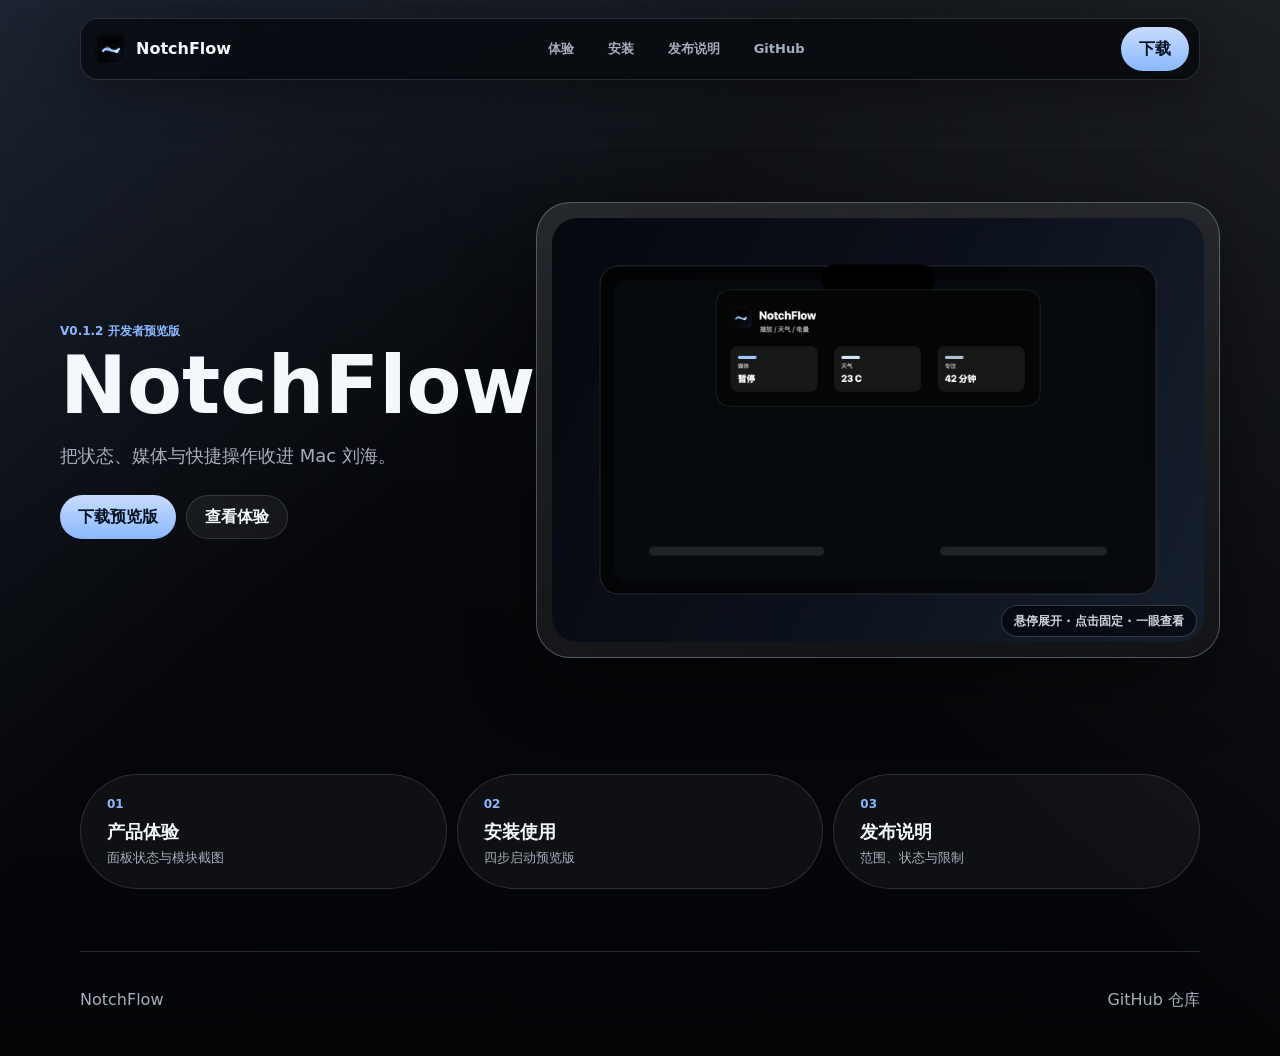
<file: docs/index.html>
<!doctype html>
<html lang="zh-CN">
  <head>
    <meta charset="utf-8">
    <meta name="viewport" content="width=device-width, initial-scale=1">
    <meta name="description" content="NotchFlow 把 Mac 刘海变成紧凑的状态、媒体与快捷操作控制台。">
    <title>NotchFlow - Mac 刘海控制台</title>
    <link rel="icon" href="assets/notchflow-logo.png">
    <link rel="stylesheet" href="styles.css?v=20260615-layout">
    <script src="site.js?v=20260615-cn" defer></script>
  </head>
  <body data-page="home">
    <header class="site-shell">
      <a class="brand" href="index.html" aria-label="NotchFlow 首页">
        <img src="assets/notchflow-logo.png" alt="" width="36" height="36">
        <span>NotchFlow</span>
      </a>
      <nav class="primary-nav" aria-label="主导航">
        <a href="experience.html">体验</a>
        <a href="install.html">安装</a>
        <a href="release.html">发布说明</a>
        <a href="https://github.com/AICode-Nexus/NotchFlow">GitHub</a>
      </nav>
      <a class="nav-action" href="https://github.com/AICode-Nexus/NotchFlow/releases/latest">下载</a>
    </header>

    <main>
      <section class="hero-home" aria-labelledby="hero-title">
        <div class="hero-copy reveal">
          <p class="kicker">v0.1.2 开发者预览版</p>
          <h1 id="hero-title">NotchFlow</h1>
          <p class="hero-line">把状态、媒体与快捷操作收进 Mac 刘海。</p>
          <div class="action-row">
            <a class="button primary" href="https://github.com/AICode-Nexus/NotchFlow/releases/latest">下载预览版</a>
            <a class="button ghost" href="experience.html">查看体验</a>
          </div>
        </div>

        <a class="screenshot-stage reveal" href="experience.html" aria-label="打开 NotchFlow 体验页面">
          <img src="assets/notchflow-stage.png" alt="Mac 桌面上的 NotchFlow 刘海面板截图" width="1600" height="1040">
          <span class="stage-caption">悬停展开 · 点击固定 · 一眼查看</span>
        </a>
      </section>

      <section class="route-strip reveal" aria-label="站点分区">
        <a href="experience.html">
          <span>01</span>
          <strong>产品体验</strong>
          <small>面板状态与模块截图</small>
        </a>
        <a href="install.html">
          <span>02</span>
          <strong>安装使用</strong>
          <small>四步启动预览版</small>
        </a>
        <a href="release.html">
          <span>03</span>
          <strong>发布说明</strong>
          <small>范围、状态与限制</small>
        </a>
      </section>
    </main>

    <footer class="site-footer">
      <span>NotchFlow</span>
      <a href="https://github.com/AICode-Nexus/NotchFlow">GitHub 仓库</a>
    </footer>
  </body>
</html>
</file>
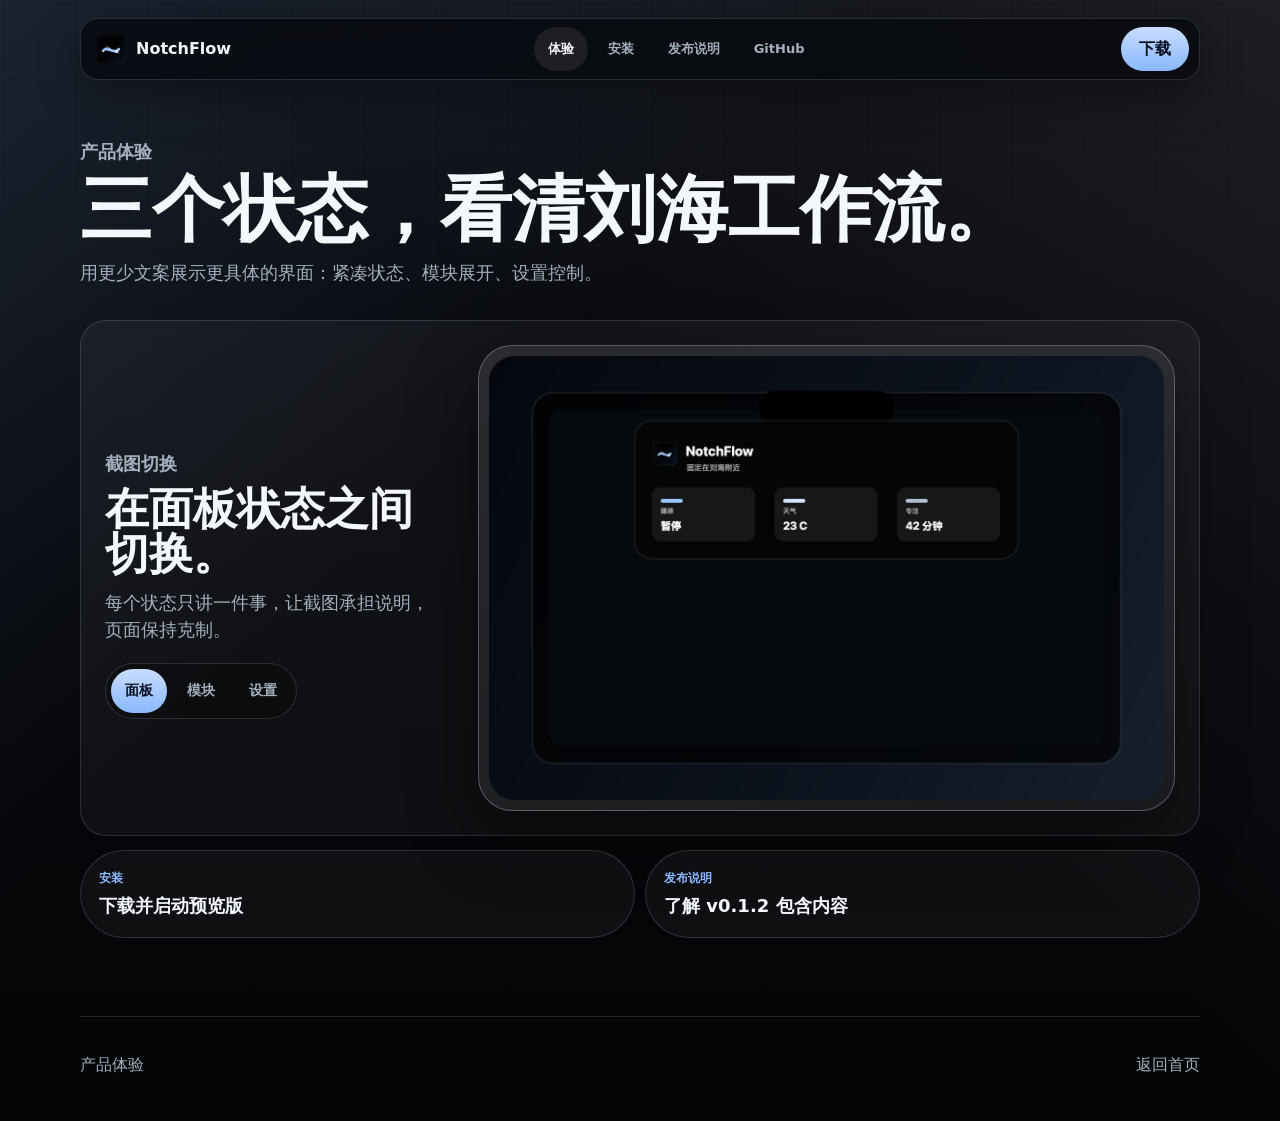
<file: docs/experience.html>
<!doctype html>
<html lang="zh-CN">
  <head>
    <meta charset="utf-8">
    <meta name="viewport" content="width=device-width, initial-scale=1">
    <meta name="description" content="查看 NotchFlow 的面板状态、模块截图与设置界面。">
    <title>体验 - NotchFlow</title>
    <link rel="icon" href="assets/notchflow-logo.png">
    <link rel="stylesheet" href="styles.css?v=20260615-layout">
    <script src="site.js?v=20260615-cn" defer></script>
  </head>
  <body data-page="experience">
    <header class="site-shell">
      <a class="brand" href="index.html" aria-label="NotchFlow 首页">
        <img src="assets/notchflow-logo.png" alt="" width="36" height="36">
        <span>NotchFlow</span>
      </a>
      <nav class="primary-nav" aria-label="主导航">
        <a href="experience.html" aria-current="page">体验</a>
        <a href="install.html">安装</a>
        <a href="release.html">发布说明</a>
        <a href="https://github.com/AICode-Nexus/NotchFlow">GitHub</a>
      </nav>
      <a class="nav-action" href="https://github.com/AICode-Nexus/NotchFlow/releases/latest">下载</a>
    </header>

    <main class="page-main">
      <section class="page-hero reveal">
        <p class="kicker">产品体验</p>
        <h1>三个状态，看清刘海工作流。</h1>
        <p>用更少文案展示更具体的界面：紧凑状态、模块展开、设置控制。</p>
      </section>

      <section class="shot-lab reveal" aria-labelledby="shot-title">
        <div class="shot-copy">
          <p class="kicker">截图切换</p>
          <h2 id="shot-title">在面板状态之间切换。</h2>
          <p>每个状态只讲一件事，让截图承担说明，页面保持克制。</p>
          <div class="segmented" role="tablist" aria-label="截图选择器">
            <button class="is-active" type="button" data-shot="panel" role="tab" aria-selected="true">面板</button>
            <button type="button" data-shot="modules" role="tab" aria-selected="false">模块</button>
            <button type="button" data-shot="settings" role="tab" aria-selected="false">设置</button>
          </div>
        </div>
        <div class="shot-frame">
          <img data-shot-image src="assets/notchflow-panel.png" alt="NotchFlow 展开面板截图" width="1400" height="920">
        </div>
      </section>

      <section class="feature-rail reveal" aria-label="后续入口">
        <a href="install.html">
          <span>安装</span>
          <strong>下载并启动预览版</strong>
        </a>
        <a href="release.html">
          <span>发布说明</span>
          <strong>了解 v0.1.2 包含内容</strong>
        </a>
      </section>
    </main>

    <footer class="site-footer">
      <span>产品体验</span>
      <a href="index.html">返回首页</a>
    </footer>
  </body>
</html>
</file>
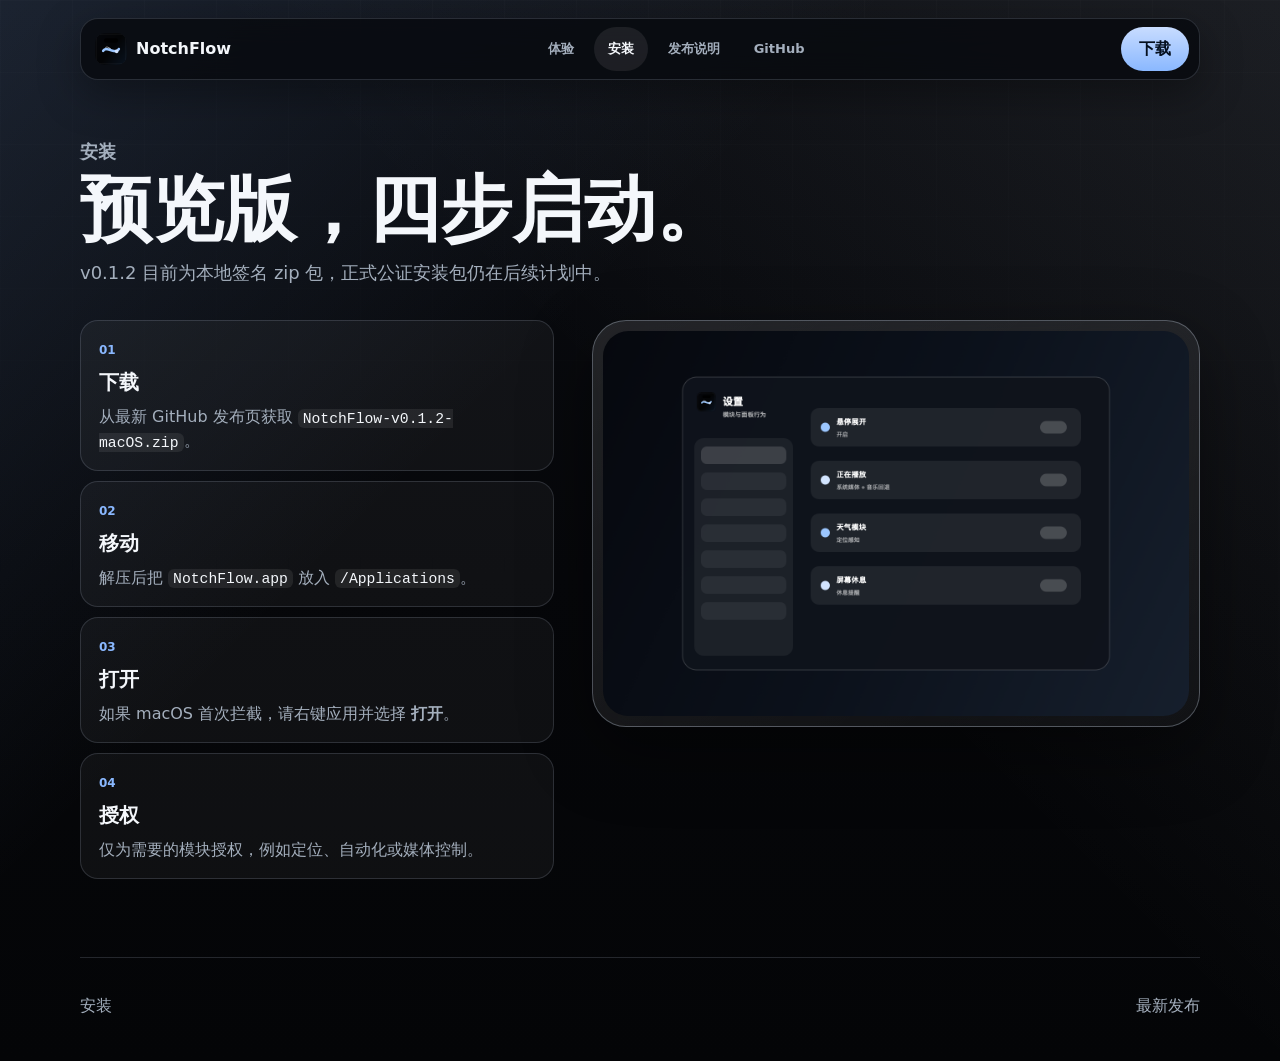
<file: docs/install.html>
<!doctype html>
<html lang="zh-CN">
  <head>
    <meta charset="utf-8">
    <meta name="viewport" content="width=device-width, initial-scale=1">
    <meta name="description" content="在 macOS 14 或更新系统上安装 NotchFlow v0.1.2 开发者预览版。">
    <title>安装 - NotchFlow</title>
    <link rel="icon" href="assets/notchflow-logo.png">
    <link rel="stylesheet" href="styles.css?v=20260615-layout">
    <script src="site.js?v=20260615-cn" defer></script>
  </head>
  <body data-page="install">
    <header class="site-shell">
      <a class="brand" href="index.html" aria-label="NotchFlow 首页">
        <img src="assets/notchflow-logo.png" alt="" width="36" height="36">
        <span>NotchFlow</span>
      </a>
      <nav class="primary-nav" aria-label="主导航">
        <a href="experience.html">体验</a>
        <a href="install.html" aria-current="page">安装</a>
        <a href="release.html">发布说明</a>
        <a href="https://github.com/AICode-Nexus/NotchFlow">GitHub</a>
      </nav>
      <a class="nav-action" href="https://github.com/AICode-Nexus/NotchFlow/releases/latest">下载</a>
    </header>

    <main class="page-main">
      <section class="page-hero narrow reveal">
        <p class="kicker">安装</p>
        <h1>预览版，四步启动。</h1>
        <p>v0.1.2 目前为本地签名 zip 包，正式公证安装包仍在后续计划中。</p>
      </section>

      <section class="install-flow reveal" aria-label="安装步骤">
        <ol>
          <li>
            <span>01</span>
            <strong>下载</strong>
            <p>从最新 GitHub 发布页获取 <code>NotchFlow-v0.1.2-macOS.zip</code>。</p>
          </li>
          <li>
            <span>02</span>
            <strong>移动</strong>
            <p>解压后把 <code>NotchFlow.app</code> 放入 <code>/Applications</code>。</p>
          </li>
          <li>
            <span>03</span>
            <strong>打开</strong>
            <p>如果 macOS 首次拦截，请右键应用并选择 <b>打开</b>。</p>
          </li>
          <li>
            <span>04</span>
            <strong>授权</strong>
            <p>仅为需要的模块授权，例如定位、自动化或媒体控制。</p>
          </li>
        </ol>
        <div class="install-panel">
          <img src="assets/notchflow-settings.png" alt="NotchFlow 设置界面截图" width="1400" height="920">
        </div>
      </section>
    </main>

    <footer class="site-footer">
      <span>安装</span>
      <a href="https://github.com/AICode-Nexus/NotchFlow/releases/latest">最新发布</a>
    </footer>
  </body>
</html>
</file>
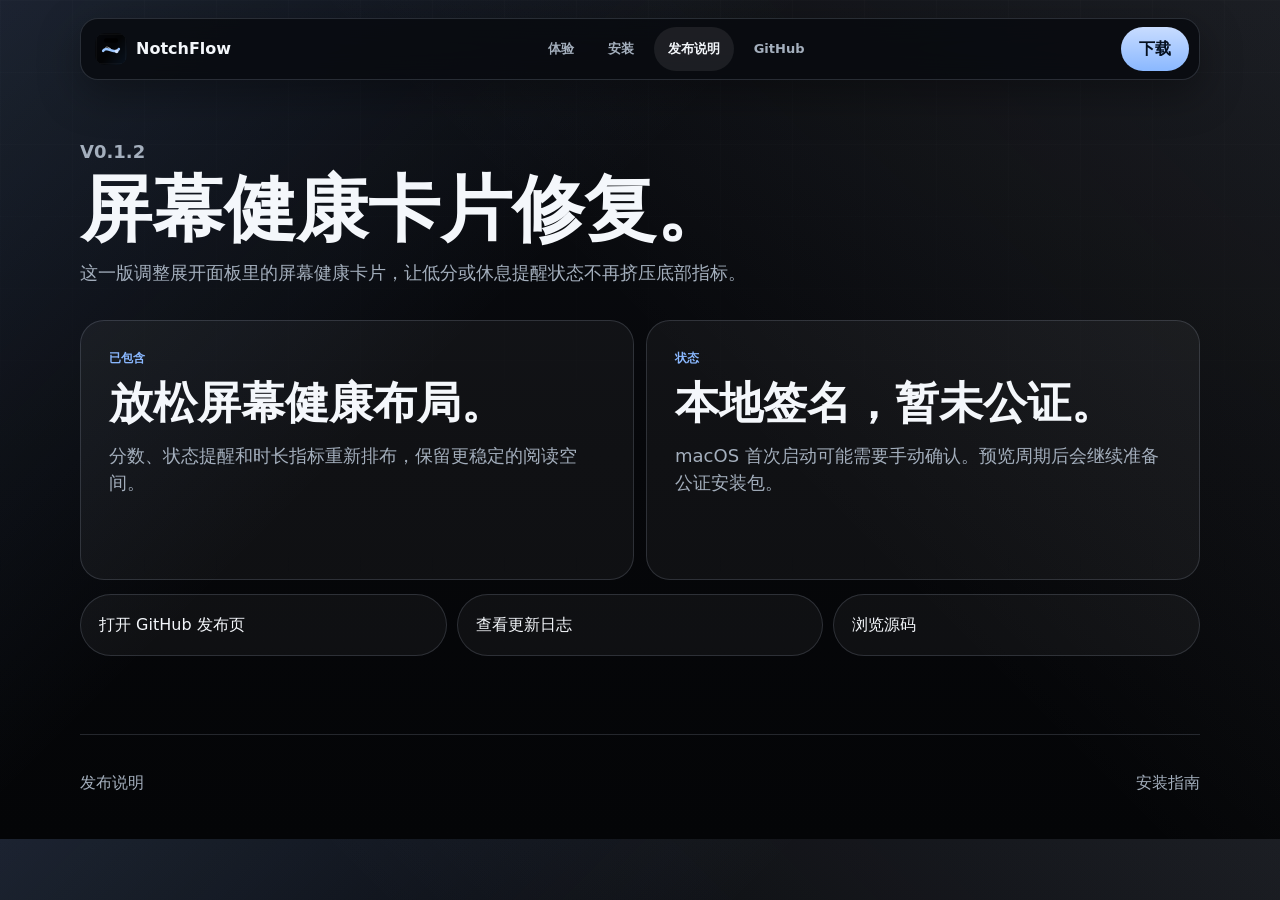
<file: docs/release.html>
<!doctype html>
<html lang="zh-CN">
  <head>
    <meta charset="utf-8">
    <meta name="viewport" content="width=device-width, initial-scale=1">
    <meta name="description" content="NotchFlow v0.1.2 的发布范围、限制与构建状态。">
    <title>发布说明 - NotchFlow</title>
    <link rel="icon" href="assets/notchflow-logo.png">
    <link rel="stylesheet" href="styles.css?v=20260615-layout">
    <script src="site.js?v=20260615-cn" defer></script>
  </head>
  <body data-page="release">
    <header class="site-shell">
      <a class="brand" href="index.html" aria-label="NotchFlow 首页">
        <img src="assets/notchflow-logo.png" alt="" width="36" height="36">
        <span>NotchFlow</span>
      </a>
      <nav class="primary-nav" aria-label="主导航">
        <a href="experience.html">体验</a>
        <a href="install.html">安装</a>
        <a href="release.html" aria-current="page">发布说明</a>
        <a href="https://github.com/AICode-Nexus/NotchFlow">GitHub</a>
      </nav>
      <a class="nav-action" href="https://github.com/AICode-Nexus/NotchFlow/releases/latest">下载</a>
    </header>

    <main class="page-main">
      <section class="page-hero reveal">
        <p class="kicker">v0.1.2</p>
        <h1>屏幕健康卡片修复。</h1>
        <p>这一版调整展开面板里的屏幕健康卡片，让低分或休息提醒状态不再挤压底部指标。</p>
      </section>

      <section class="release-grid reveal">
        <article>
          <span>已包含</span>
          <h2>放松屏幕健康布局。</h2>
          <p>分数、状态提醒和时长指标重新排布，保留更稳定的阅读空间。</p>
        </article>
        <article>
          <span>状态</span>
          <h2>本地签名，暂未公证。</h2>
          <p>macOS 首次启动可能需要手动确认。预览周期后会继续准备公证安装包。</p>
        </article>
      </section>

      <section class="release-links reveal" aria-label="发布链接">
        <a href="https://github.com/AICode-Nexus/NotchFlow/releases/tag/v0.1.2">打开 GitHub 发布页</a>
        <a href="https://github.com/AICode-Nexus/NotchFlow/blob/main/CHANGELOG.md">查看更新日志</a>
        <a href="https://github.com/AICode-Nexus/NotchFlow">浏览源码</a>
      </section>
    </main>

    <footer class="site-footer">
      <span>发布说明</span>
      <a href="install.html">安装指南</a>
    </footer>
  </body>
</html>
</file>
<file: docs/styles.css>
:root {
  color-scheme: dark;
  --page: #06070a;
  --page-soft: #0a0d12;
  --ink: #f4f7fb;
  --muted: #a4afbd;
  --muted-strong: #c3ccd8;
  --line: rgba(180, 196, 216, 0.18);
  --line-strong: rgba(202, 215, 232, 0.32);
  --glass: rgba(15, 19, 27, 0.72);
  --glass-strong: rgba(24, 31, 43, 0.84);
  --accent: #8ab8ff;
  --accent-strong: #c8dcff;
  --accent-ink: #05101f;
  --shadow: 0 24px 70px rgba(0, 0, 0, 0.42);
}

* {
  box-sizing: border-box;
}

html {
  scroll-behavior: smooth;
}

body {
  min-width: 320px;
  margin: 0;
  overflow-x: hidden;
  background:
    linear-gradient(135deg, rgba(138, 184, 255, 0.13), transparent 38%),
    linear-gradient(225deg, rgba(226, 232, 240, 0.08), transparent 46%),
    linear-gradient(180deg, #0b0d12 0%, #06070a 54%, #040507 100%),
    var(--page);
  color: var(--ink);
  font-family: Inter, ui-sans-serif, system-ui, -apple-system, BlinkMacSystemFont, "SF Pro Text", "Segoe UI", sans-serif;
  line-height: 1.5;
}

body::before {
  content: "";
  position: fixed;
  inset: 0;
  z-index: -1;
  pointer-events: none;
  background-image:
    linear-gradient(rgba(220, 230, 244, 0.024) 1px, transparent 1px),
    linear-gradient(90deg, rgba(220, 230, 244, 0.022) 1px, transparent 1px);
  background-size: 72px 72px;
  mask-image: linear-gradient(180deg, rgba(0, 0, 0, 0.72), transparent 72%);
}

img {
  display: block;
  max-width: 100%;
  height: auto;
}

a {
  color: inherit;
  text-decoration: none;
}

code {
  padding: 0.12em 0.34em;
  border-radius: 6px;
  background: rgba(255, 255, 255, 0.08);
  color: var(--ink);
  font-family: "SF Mono", ui-monospace, Menlo, Consolas, monospace;
  font-size: 0.92em;
}

:focus-visible {
  outline: 3px solid rgba(138, 184, 255, 0.78);
  outline-offset: 4px;
}

.site-shell {
  position: sticky;
  top: 18px;
  z-index: 20;
  display: grid;
  grid-template-columns: auto 1fr auto;
  gap: 12px;
  align-items: center;
  width: min(1120px, calc(100% - 28px));
  min-height: 58px;
  margin: 12px auto 0;
  padding: 8px 10px 8px 14px;
  border: 1px solid var(--line);
  border-radius: 18px;
  background: rgba(8, 10, 15, 0.82);
  box-shadow: 0 14px 42px rgba(0, 0, 0, 0.34);
  backdrop-filter: blur(20px);
}

.brand,
.primary-nav,
.action-row,
.route-strip,
.feature-rail,
.release-links {
  display: flex;
  align-items: center;
}

.brand {
  gap: 9px;
  min-height: 44px;
  font-weight: 750;
}

.brand img {
  width: 32px;
  height: 32px;
  border-radius: 10px;
}

.primary-nav {
  justify-content: center;
  gap: 6px;
}

.primary-nav a,
.nav-action,
.button,
.segmented button,
.release-links a,
.route-strip a,
.feature-rail a {
  min-height: 44px;
  border-radius: 999px;
  transition: transform 180ms ease, background 180ms ease, border-color 180ms ease, color 180ms ease;
}

.primary-nav a {
  display: inline-flex;
  align-items: center;
  padding: 0 14px;
  color: var(--muted);
  font-size: 13px;
  font-weight: 650;
}

.primary-nav a:hover,
.primary-nav a[aria-current="page"] {
  color: var(--ink);
  background: rgba(255, 255, 255, 0.08);
}

.nav-action,
.button {
  display: inline-flex;
  align-items: center;
  justify-content: center;
  min-height: 44px;
  padding: 0 18px;
  font-weight: 800;
}

.nav-action,
.button.primary {
  color: var(--accent-ink);
  background: linear-gradient(180deg, var(--accent-strong), var(--accent));
}

.button.ghost {
  border: 1px solid var(--line);
  color: var(--ink);
  background: rgba(255, 255, 255, 0.055);
}

.nav-action:hover,
.button:hover,
.route-strip a:hover,
.feature-rail a:hover,
.release-links a:hover {
  transform: translateY(-2px);
}

.hero-home {
  display: grid;
  grid-template-columns: minmax(320px, 420px) minmax(520px, 1fr);
  gap: 56px;
  align-items: center;
  width: min(1160px, calc(100% - 36px));
  min-height: min(700px, calc(100svh - 82px));
  margin: 0 auto;
  padding: 42px 0 30px;
}

.hero-copy {
  position: relative;
  z-index: 2;
  max-width: 420px;
}

.kicker {
  margin: 0 0 10px;
  color: var(--accent);
  font-size: 12px;
  font-weight: 850;
  letter-spacing: 0;
  text-transform: uppercase;
}

h1,
h2,
p {
  margin: 0;
}

h1 {
  max-width: 100%;
  font-size: 80px;
  line-height: 0.9;
  letter-spacing: 0;
}

.page-hero h1 {
  max-width: 980px;
  font-size: 72px;
  line-height: 0.95;
}

h2 {
  font-size: 44px;
  line-height: 1.02;
  letter-spacing: 0;
}

.hero-line,
.page-hero p,
.shot-copy p,
.install-flow p,
.release-grid p {
  color: var(--muted);
  font-size: 18px;
}

.hero-line {
  margin-top: 20px;
}

.action-row {
  flex-wrap: wrap;
  gap: 10px;
  margin-top: 26px;
}

.screenshot-stage,
.shot-frame,
.install-panel {
  position: relative;
  border: 1px solid var(--line-strong);
  border-radius: clamp(22px, 3vw, 34px);
  background: linear-gradient(145deg, rgba(255, 255, 255, 0.105), rgba(255, 255, 255, 0.035));
  box-shadow: var(--shadow);
  overflow: hidden;
  backdrop-filter: blur(26px);
}

.screenshot-stage {
  z-index: 1;
  padding: clamp(10px, 1.2vw, 16px);
  animation: stage-in 520ms cubic-bezier(0.2, 0.8, 0.2, 1) both;
}

.screenshot-stage img,
.shot-frame img,
.install-panel img {
  border-radius: clamp(16px, 2vw, 26px);
}

.stage-caption {
  position: absolute;
  right: 22px;
  bottom: 20px;
  display: inline-flex;
  align-items: center;
  min-height: 32px;
  padding: 0 12px;
  border: 1px solid rgba(255, 255, 255, 0.18);
  border-radius: 999px;
  background: rgba(3, 6, 12, 0.66);
  color: rgba(244, 247, 251, 0.86);
  font-size: 12px;
  font-weight: 750;
  backdrop-filter: blur(14px);
}

.route-strip {
  gap: 10px;
  width: min(1120px, calc(100% - 36px));
  margin: 0 auto 62px;
}

.route-strip a {
  flex: 1;
  min-width: 0;
  padding: 20px 26px;
  border: 1px solid var(--line);
  background: rgba(255, 255, 255, 0.045);
}

.route-strip span,
.feature-rail span,
.release-grid span {
  display: block;
  color: var(--accent);
  font-size: 12px;
  font-weight: 850;
}

.route-strip strong,
.feature-rail strong {
  display: block;
  margin-top: 5px;
  font-size: 18px;
}

.route-strip small {
  display: block;
  margin-top: 3px;
  color: var(--muted);
  font-size: 13px;
}

.page-main {
  width: min(1120px, calc(100% - 36px));
  margin: 0 auto;
  padding: 48px 0 78px;
}

.page-hero {
  max-width: 1030px;
  padding-bottom: 34px;
}

.page-hero.narrow {
  max-width: 820px;
}

.page-hero p {
  max-width: 720px;
  margin-top: 16px;
}

.shot-lab {
  display: grid;
  grid-template-columns: minmax(260px, 0.48fr) minmax(480px, 1fr);
  gap: clamp(22px, 3vw, 38px);
  align-items: center;
  padding: 24px;
  border: 1px solid var(--line);
  border-radius: 26px;
  background: rgba(255, 255, 255, 0.042);
}

.shot-copy p {
  margin-top: 12px;
}

.segmented {
  display: inline-flex;
  gap: 6px;
  margin-top: 20px;
  padding: 5px;
  border: 1px solid var(--line);
  border-radius: 999px;
  background: rgba(0, 0, 0, 0.20);
}

.segmented button {
  border: 0;
  min-height: 44px;
  padding: 0 14px;
  color: var(--muted);
  background: transparent;
  font: inherit;
  font-size: 14px;
  font-weight: 780;
  cursor: pointer;
}

.segmented button.is-active {
  color: var(--accent-ink);
  background: linear-gradient(180deg, var(--accent-strong), var(--accent));
}

.shot-frame {
  padding: 10px;
}

.shot-frame img {
  transition: opacity 220ms ease, transform 260ms ease;
}

.shot-frame.is-switching img {
  opacity: 0;
  transform: translateY(10px) scale(0.985);
}

.feature-rail,
.release-links {
  gap: 10px;
  margin-top: 14px;
}

.feature-rail a,
.release-links a {
  flex: 1;
  padding: 18px;
  border: 1px solid var(--line);
  background: rgba(255, 255, 255, 0.045);
}

.install-flow {
  display: grid;
  grid-template-columns: minmax(280px, 0.78fr) minmax(460px, 1fr);
  gap: clamp(22px, 3vw, 42px);
  align-items: start;
}

.install-flow ol {
  display: grid;
  gap: 10px;
  margin: 0;
  padding: 0;
  list-style: none;
}

.install-flow li {
  padding: 16px 18px;
  border: 1px solid var(--line);
  border-radius: 18px;
  background: rgba(255, 255, 255, 0.045);
}

.install-flow span {
  color: var(--accent);
  font-size: 12px;
  font-weight: 850;
}

.install-flow strong {
  display: block;
  margin-top: 6px;
  font-size: 20px;
}

.install-flow p {
  margin-top: 8px;
  font-size: 16px;
}

.install-panel {
  padding: 10px;
}

.release-grid {
  display: grid;
  grid-template-columns: repeat(2, minmax(0, 1fr));
  gap: 12px;
}

.release-grid article {
  min-height: 260px;
  padding: 28px;
  border: 1px solid var(--line);
  border-radius: 24px;
  background: rgba(255, 255, 255, 0.045);
}

.release-grid h2 {
  margin-top: 14px;
}

.release-grid p {
  margin-top: 16px;
}

.site-footer {
  display: flex;
  align-items: center;
  justify-content: space-between;
  gap: 20px;
  width: min(1120px, calc(100% - 36px));
  margin: 0 auto;
  padding: 26px 0 34px;
  color: var(--muted);
  border-top: 1px solid var(--line);
}

.site-footer a:hover {
  color: var(--accent);
}

.site-footer a {
  display: inline-flex;
  align-items: center;
  min-height: 44px;
}

.reveal {
  opacity: 1;
  transform: none;
}

.js .reveal {
  opacity: 0;
  transform: translateY(14px);
  transition: opacity 360ms ease, transform 360ms ease;
}

.js .reveal.is-visible {
  opacity: 1;
  transform: translateY(0);
}

@keyframes stage-in {
  from {
    opacity: 0;
    transform: translateY(20px) scale(0.988);
  }
  to {
    opacity: 1;
    transform: translateY(0) scale(1);
  }
}

@media (min-width: 1320px) {
  h1 {
    font-size: 96px;
  }

  h2 {
    font-size: 48px;
  }

  .screenshot-stage {
    animation-name: stage-in-wide;
    transform: perspective(1200px) rotateX(0deg) rotateY(-4deg);
  }
}

@keyframes stage-in-wide {
  from {
    opacity: 0;
    transform: perspective(1200px) rotateX(8deg) rotateY(-10deg) translateY(28px);
  }
  to {
    opacity: 1;
    transform: perspective(1200px) rotateX(0deg) rotateY(-4deg) translateY(0);
  }
}

@media (max-width: 960px) {
  .site-shell {
    grid-template-columns: 1fr auto;
  }

  .primary-nav {
    grid-column: 1 / -1;
    justify-content: flex-start;
    overflow-x: auto;
    padding-bottom: 2px;
  }

  .hero-home,
  .shot-lab,
  .install-flow {
    grid-template-columns: 1fr;
  }

  .hero-home {
    padding-top: 40px;
  }

  .screenshot-stage {
    transform: none;
  }

  h1 {
    font-size: 72px;
  }

  .page-hero h1 {
    font-size: 56px;
  }

  h2 {
    font-size: 38px;
  }

  .route-strip,
  .feature-rail,
  .release-links,
  .release-grid {
    flex-direction: column;
    display: grid;
    grid-template-columns: 1fr;
  }
}

@media (max-width: 560px) {
  .site-shell,
  .hero-home,
  .route-strip,
  .page-main,
  .site-footer {
    width: min(100% - 24px, 1120px);
  }

  .site-shell {
    grid-template-columns: 1fr;
    gap: 8px;
    padding: 12px;
  }

  .primary-nav {
    display: grid;
    grid-column: auto;
    grid-template-columns: repeat(4, minmax(0, 1fr));
    width: 100%;
    overflow: visible;
  }

  .primary-nav a {
    justify-content: center;
    padding: 0 4px;
    font-size: 13px;
  }

  .nav-action {
    width: 100%;
    padding: 0 14px;
  }

  h1 {
    font-size: 56px;
  }

  .page-hero h1 {
    font-size: 42px;
  }

  h2 {
    font-size: 30px;
  }

  .hero-line,
  .page-hero p,
  .shot-copy p,
  .release-grid p {
    font-size: 16px;
  }

  .stage-caption {
    right: 14px;
    bottom: 14px;
  }

  .route-strip a,
  .feature-rail a,
  .release-links a {
    width: 100%;
  }

  .segmented {
    width: 100%;
  }

  .segmented button {
    flex: 1;
    padding: 0 10px;
  }

  .site-footer {
    align-items: flex-start;
    flex-direction: column;
  }
}

@media (prefers-reduced-motion: reduce) {
  *,
  *::before,
  *::after {
    scroll-behavior: auto !important;
    animation-duration: 0.01ms !important;
    animation-iteration-count: 1 !important;
    transition-duration: 0.01ms !important;
  }

  .js .reveal {
    opacity: 1;
    transform: none;
  }
}
</file>
